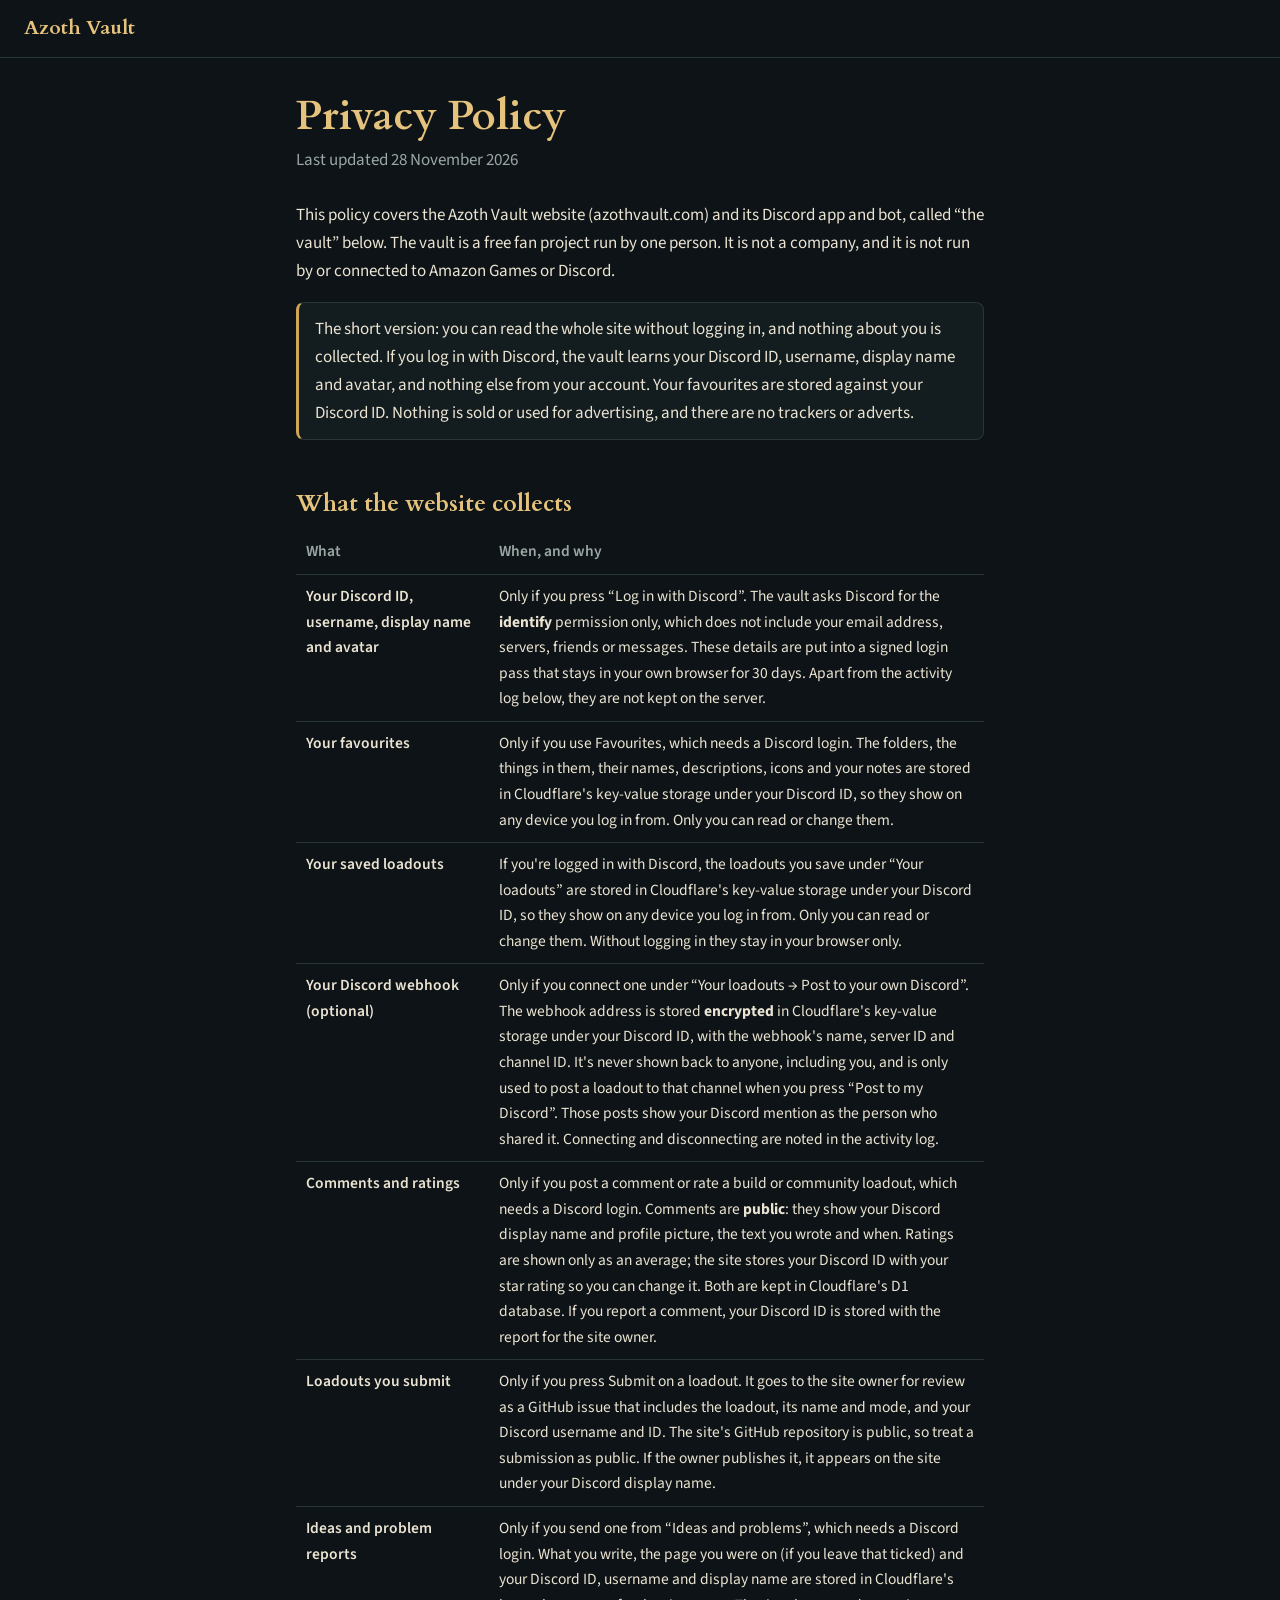
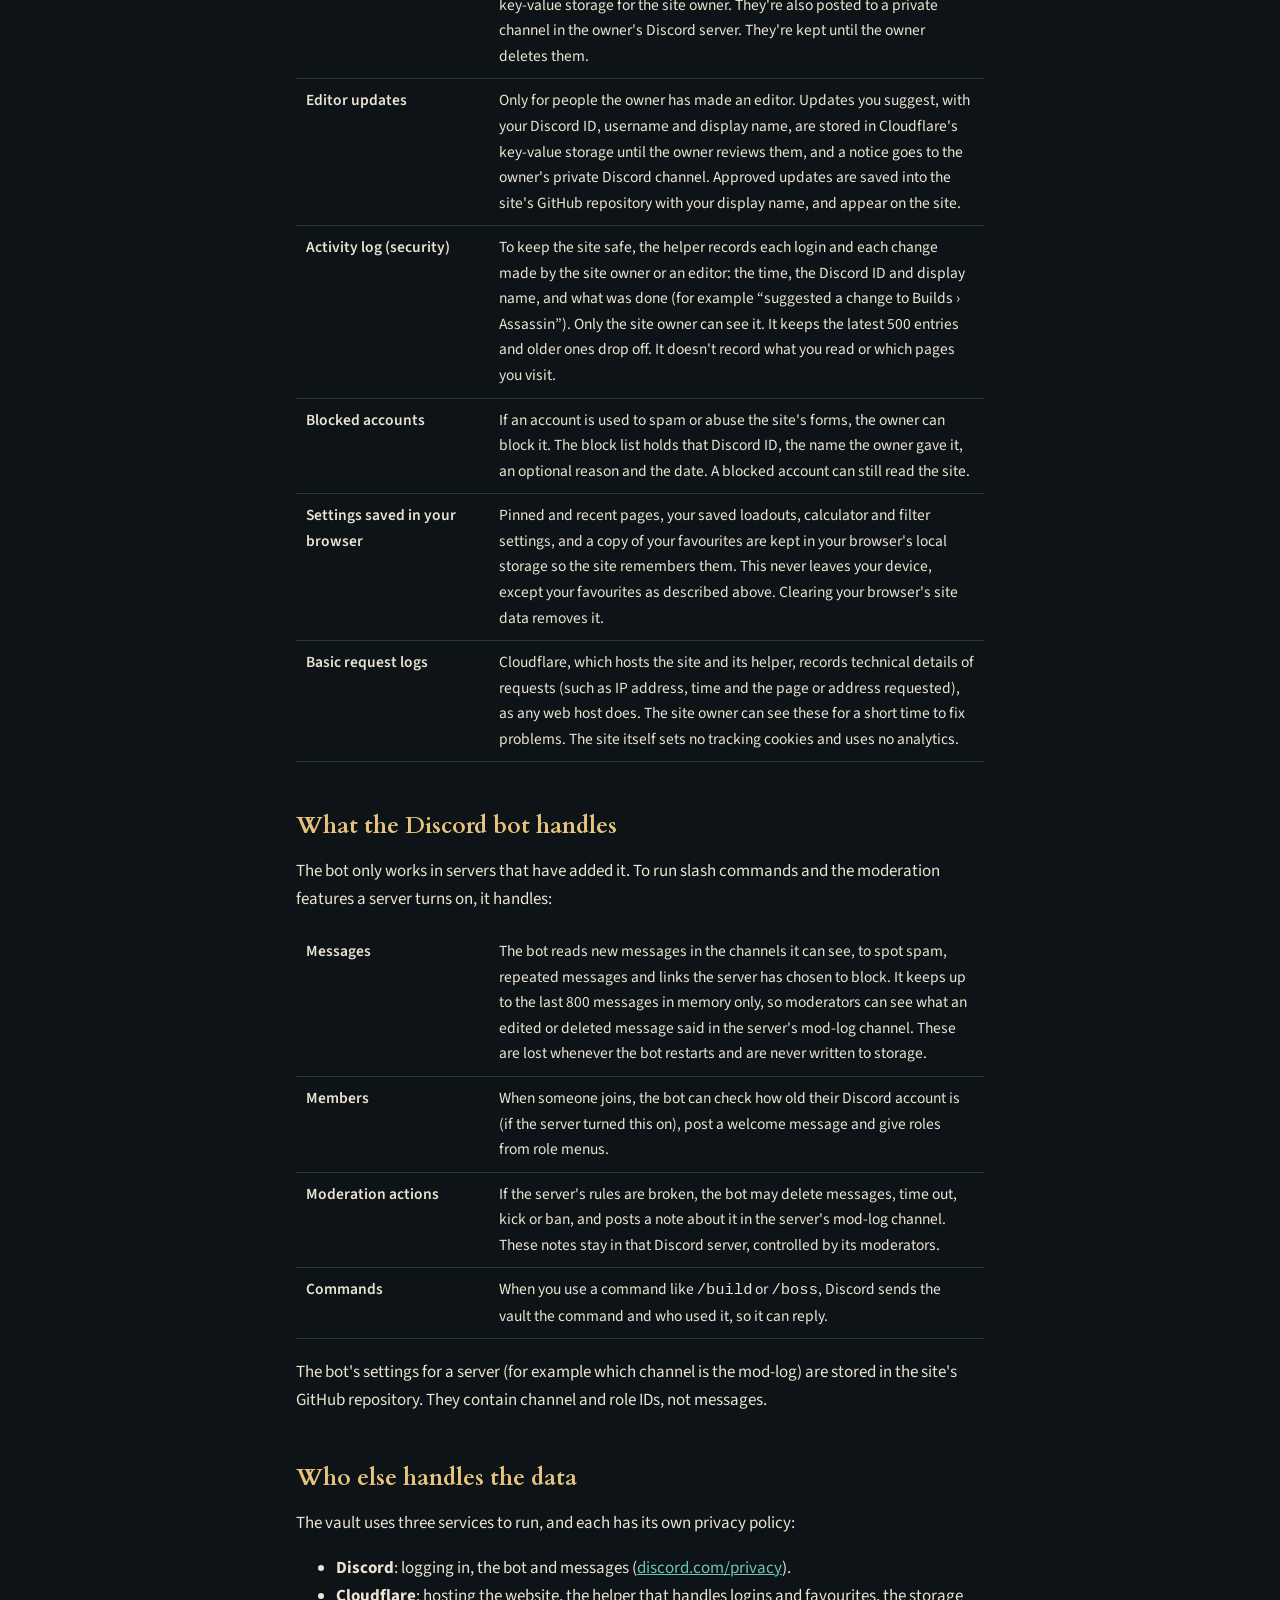
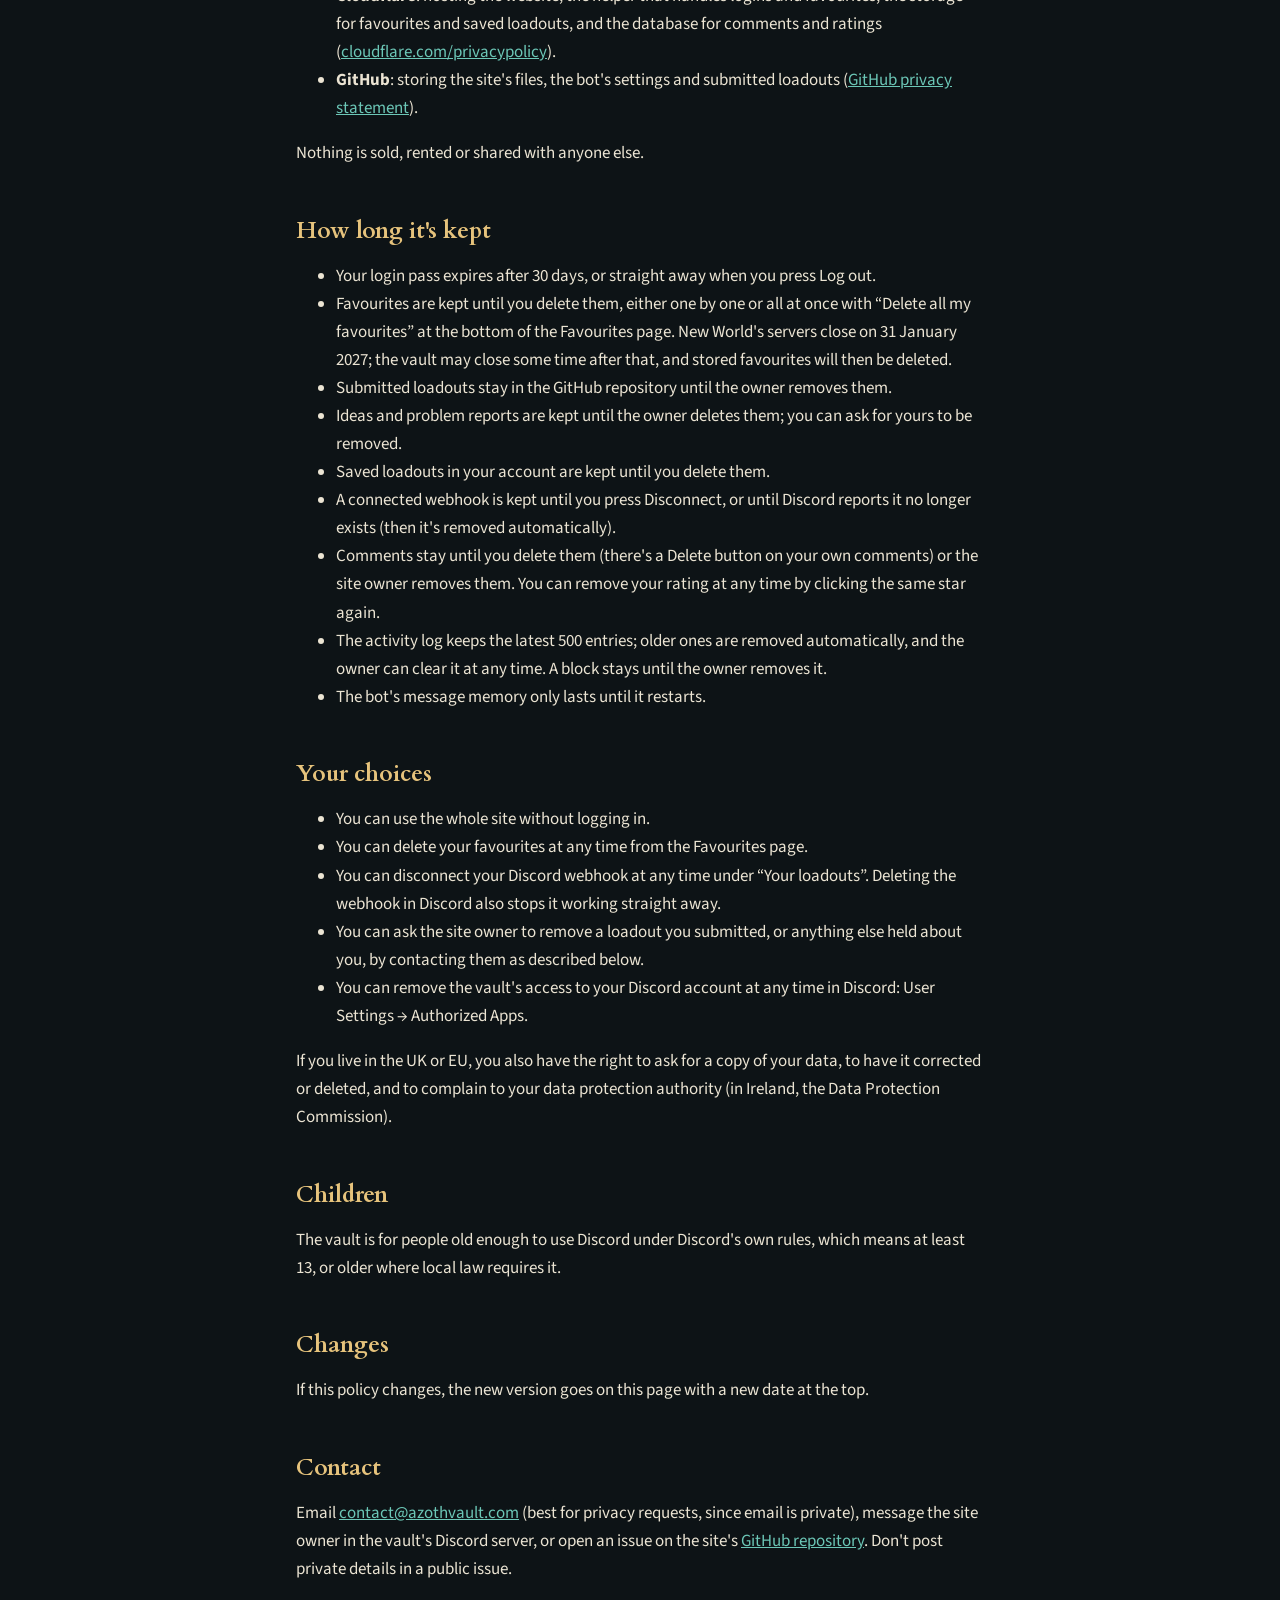
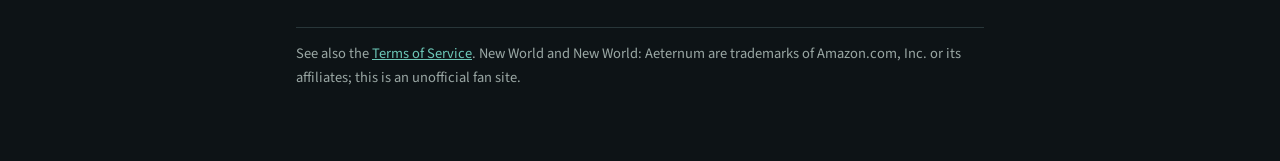
<file: privacy.html>
<!DOCTYPE html>
<html lang="en"><head>
<meta charset="utf-8"><meta name="viewport" content="width=device-width,initial-scale=1">
<title>Privacy Policy · Azoth Vault</title>
<link rel="stylesheet" href="legal.css">
</head><body>
<header><a href="./">Azoth Vault</a></header>
<main>
<h1>Privacy Policy</h1>
<p class="date">Last updated 28 November 2026</p>

<p>This policy covers the Azoth Vault website (azothvault.com) and its Discord app and bot, called “the vault” below. The vault is a free fan project run by one person. It is not a company, and it is not run by or connected to Amazon Games or Discord.</p>

<div class="note">The short version: you can read the whole site without logging in, and nothing about you is collected. If you log in with Discord, the vault learns your Discord ID, username, display name and avatar, and nothing else from your account. Your favourites are stored against your Discord ID. Nothing is sold or used for advertising, and there are no trackers or adverts.</div>

<h2>What the website collects</h2>
<table>
<thead><tr><th>What</th><th>When, and why</th></tr></thead>
<tbody>
<tr><td>Your Discord ID, username, display name and avatar</td><td>Only if you press “Log in with Discord”. The vault asks Discord for the <b>identify</b> permission only, which does not include your email address, servers, friends or messages. These details are put into a signed login pass that stays in your own browser for 30 days. Apart from the activity log below, they are not kept on the server.</td></tr>
<tr><td>Your favourites</td><td>Only if you use Favourites, which needs a Discord login. The folders, the things in them, their names, descriptions, icons and your notes are stored in Cloudflare's key-value storage under your Discord ID, so they show on any device you log in from. Only you can read or change them.</td></tr>
<tr><td>Your saved loadouts</td><td>If you're logged in with Discord, the loadouts you save under “Your loadouts” are stored in Cloudflare's key-value storage under your Discord ID, so they show on any device you log in from. Only you can read or change them. Without logging in they stay in your browser only.</td></tr>
<tr><td>Your Discord webhook (optional)</td><td>Only if you connect one under “Your loadouts → Post to your own Discord”. The webhook address is stored <b>encrypted</b> in Cloudflare's key-value storage under your Discord ID, with the webhook's name, server ID and channel ID. It's never shown back to anyone, including you, and is only used to post a loadout to that channel when you press “Post to my Discord”. Those posts show your Discord mention as the person who shared it. Connecting and disconnecting are noted in the activity log.</td></tr>
<tr><td>Comments and ratings</td><td>Only if you post a comment or rate a build or community loadout, which needs a Discord login. Comments are <b>public</b>: they show your Discord display name and profile picture, the text you wrote and when. Ratings are shown only as an average; the site stores your Discord ID with your star rating so you can change it. Both are kept in Cloudflare's D1 database. If you report a comment, your Discord ID is stored with the report for the site owner.</td></tr>
<tr><td>Loadouts you submit</td><td>Only if you press Submit on a loadout. It goes to the site owner for review as a GitHub issue that includes the loadout, its name and mode, and your Discord username and ID. The site's GitHub repository is public, so treat a submission as public. If the owner publishes it, it appears on the site under your Discord display name.</td></tr>
<tr><td>Ideas and problem reports</td><td>Only if you send one from “Ideas and problems”, which needs a Discord login. What you write, the page you were on (if you leave that ticked) and your Discord ID, username and display name are stored in Cloudflare's key-value storage for the site owner. They're also posted to a private channel in the owner's Discord server. They're kept until the owner deletes them.</td></tr>
<tr><td>Editor updates</td><td>Only for people the owner has made an editor. Updates you suggest, with your Discord ID, username and display name, are stored in Cloudflare's key-value storage until the owner reviews them, and a notice goes to the owner's private Discord channel. Approved updates are saved into the site's GitHub repository with your display name, and appear on the site.</td></tr>
<tr><td>Activity log (security)</td><td>To keep the site safe, the helper records each login and each change made by the site owner or an editor: the time, the Discord ID and display name, and what was done (for example “suggested a change to Builds › Assassin”). Only the site owner can see it. It keeps the latest 500 entries and older ones drop off. It doesn't record what you read or which pages you visit.</td></tr>
<tr><td>Blocked accounts</td><td>If an account is used to spam or abuse the site's forms, the owner can block it. The block list holds that Discord ID, the name the owner gave it, an optional reason and the date. A blocked account can still read the site.</td></tr>
<tr><td>Settings saved in your browser</td><td>Pinned and recent pages, your saved loadouts, calculator and filter settings, and a copy of your favourites are kept in your browser's local storage so the site remembers them. This never leaves your device, except your favourites as described above. Clearing your browser's site data removes it.</td></tr>
<tr><td>Basic request logs</td><td>Cloudflare, which hosts the site and its helper, records technical details of requests (such as IP address, time and the page or address requested), as any web host does. The site owner can see these for a short time to fix problems. The site itself sets no tracking cookies and uses no analytics.</td></tr>
</tbody></table>

<h2>What the Discord bot handles</h2>
<p>The bot only works in servers that have added it. To run slash commands and the moderation features a server turns on, it handles:</p>
<table>
<tbody>
<tr><td>Messages</td><td>The bot reads new messages in the channels it can see, to spot spam, repeated messages and links the server has chosen to block. It keeps up to the last 800 messages in memory only, so moderators can see what an edited or deleted message said in the server's mod-log channel. These are lost whenever the bot restarts and are never written to storage.</td></tr>
<tr><td>Members</td><td>When someone joins, the bot can check how old their Discord account is (if the server turned this on), post a welcome message and give roles from role menus.</td></tr>
<tr><td>Moderation actions</td><td>If the server's rules are broken, the bot may delete messages, time out, kick or ban, and posts a note about it in the server's mod-log channel. These notes stay in that Discord server, controlled by its moderators.</td></tr>
<tr><td>Commands</td><td>When you use a command like <code>/build</code> or <code>/boss</code>, Discord sends the vault the command and who used it, so it can reply.</td></tr>
</tbody></table>
<p>The bot's settings for a server (for example which channel is the mod-log) are stored in the site's GitHub repository. They contain channel and role IDs, not messages.</p>

<h2>Who else handles the data</h2>
<p>The vault uses three services to run, and each has its own privacy policy:</p>
<ul>
<li><b>Discord</b>: logging in, the bot and messages (<a href="https://discord.com/privacy">discord.com/privacy</a>).</li>
<li><b>Cloudflare</b>: hosting the website, the helper that handles logins and favourites, the storage for favourites and saved loadouts, and the database for comments and ratings (<a href="https://www.cloudflare.com/privacypolicy/">cloudflare.com/privacypolicy</a>).</li>
<li><b>GitHub</b>: storing the site's files, the bot's settings and submitted loadouts (<a href="https://docs.github.com/site-policy/privacy-policies/github-general-privacy-statement">GitHub privacy statement</a>).</li>
</ul>
<p>Nothing is sold, rented or shared with anyone else.</p>

<h2>How long it's kept</h2>
<ul>
<li>Your login pass expires after 30 days, or straight away when you press Log out.</li>
<li>Favourites are kept until you delete them, either one by one or all at once with “Delete all my favourites” at the bottom of the Favourites page. New World's servers close on 31 January 2027; the vault may close some time after that, and stored favourites will then be deleted.</li>
<li>Submitted loadouts stay in the GitHub repository until the owner removes them.</li>
<li>Ideas and problem reports are kept until the owner deletes them; you can ask for yours to be removed.</li>
<li>Saved loadouts in your account are kept until you delete them.</li>
<li>A connected webhook is kept until you press Disconnect, or until Discord reports it no longer exists (then it's removed automatically).</li>
<li>Comments stay until you delete them (there's a Delete button on your own comments) or the site owner removes them. You can remove your rating at any time by clicking the same star again.</li>
<li>The activity log keeps the latest 500 entries; older ones are removed automatically, and the owner can clear it at any time. A block stays until the owner removes it.</li>
<li>The bot's message memory only lasts until it restarts.</li>
</ul>

<h2>Your choices</h2>
<ul>
<li>You can use the whole site without logging in.</li>
<li>You can delete your favourites at any time from the Favourites page.</li>
<li>You can disconnect your Discord webhook at any time under “Your loadouts”. Deleting the webhook in Discord also stops it working straight away.</li>
<li>You can ask the site owner to remove a loadout you submitted, or anything else held about you, by contacting them as described below.</li>
<li>You can remove the vault's access to your Discord account at any time in Discord: User Settings → Authorized Apps.</li>
</ul>
<p>If you live in the UK or EU, you also have the right to ask for a copy of your data, to have it corrected or deleted, and to complain to your data protection authority (in Ireland, the Data Protection Commission).</p>

<h2>Children</h2>
<p>The vault is for people old enough to use Discord under Discord's own rules, which means at least 13, or older where local law requires it.</p>

<h2>Changes</h2>
<p>If this policy changes, the new version goes on this page with a new date at the top.</p>

<h2>Contact</h2>
<p>Email <a href="mailto:contact@azothvault.com">contact@azothvault.com</a> (best for privacy requests, since email is private), message the site owner in the vault's Discord server, or open an issue on the site's <a href="https://github.com/NoxieProxie/azothvault/issues">GitHub repository</a>. Don't post private details in a public issue.</p>

<footer>See also the <a href="terms.html">Terms of Service</a>. New World and New World: Aeternum are trademarks of Amazon.com, Inc. or its affiliates; this is an unofficial fan site.</footer>
</main>
</body></html>
</file>
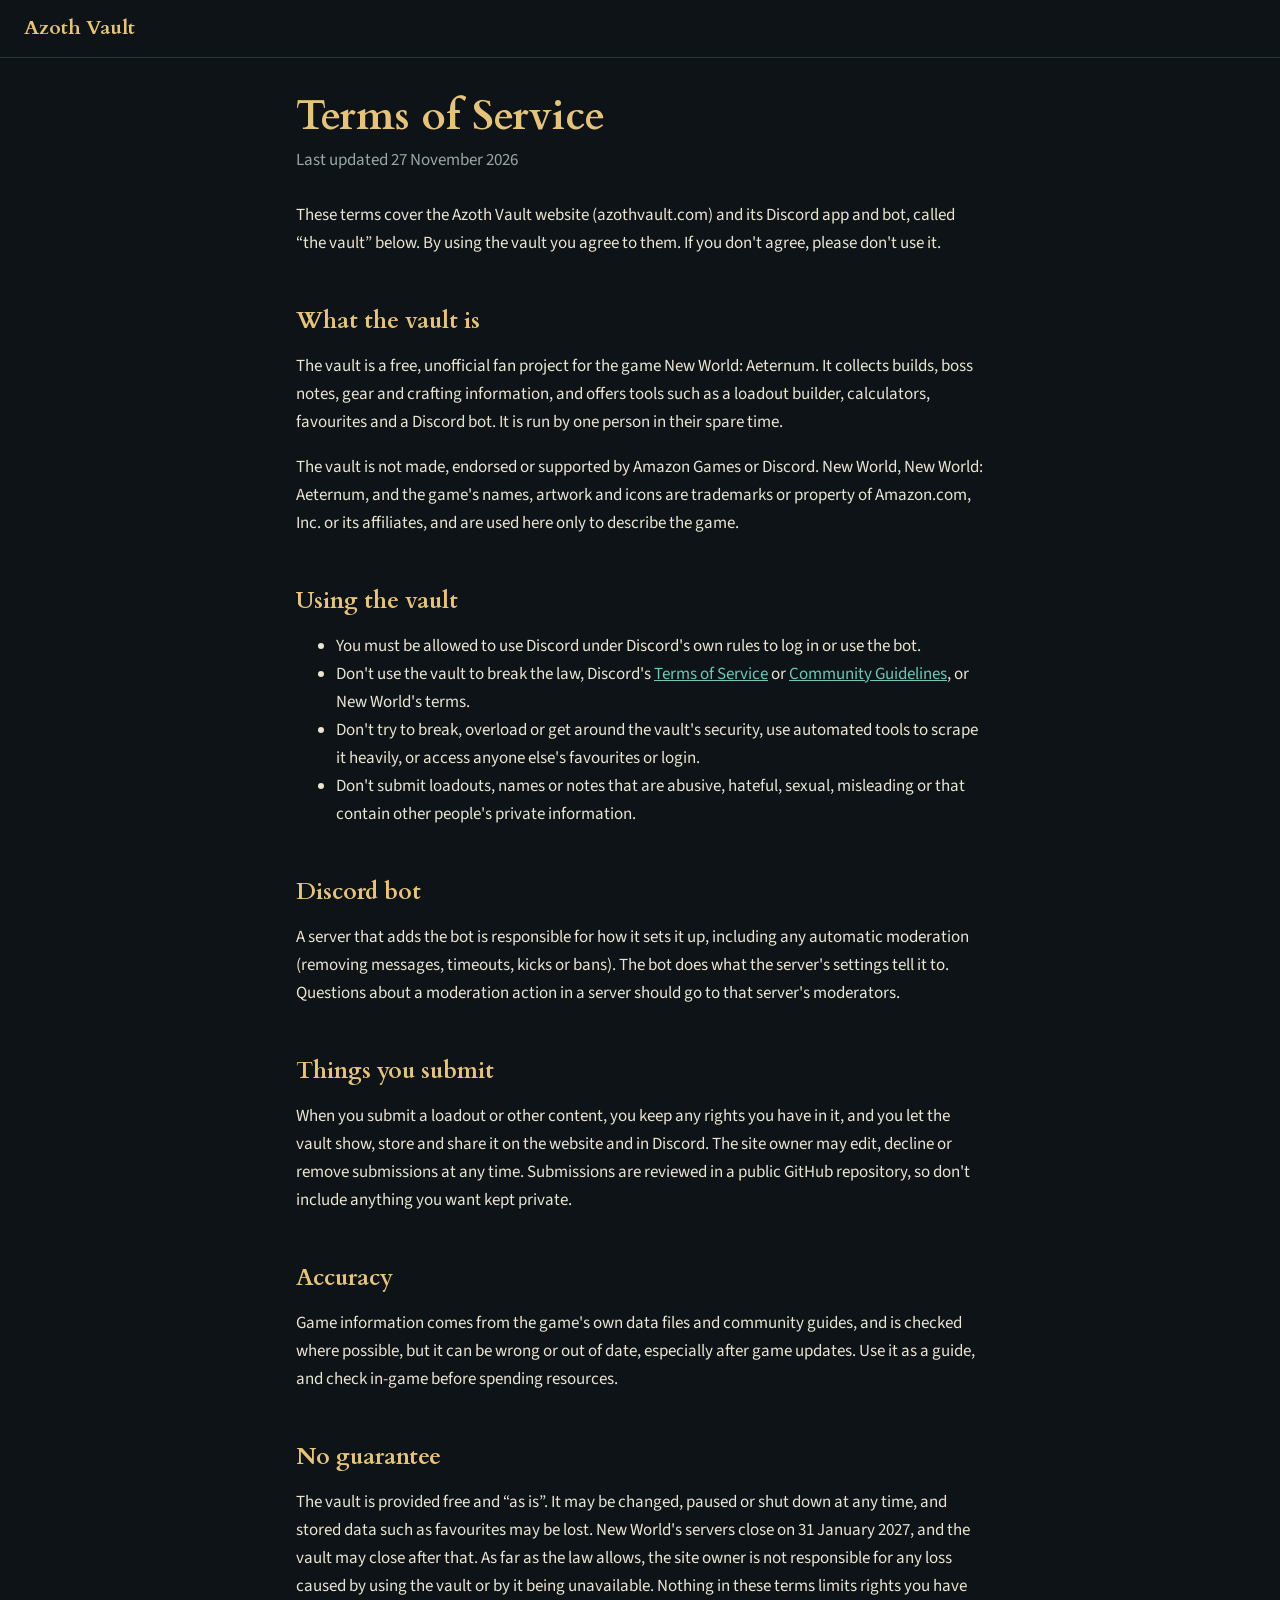
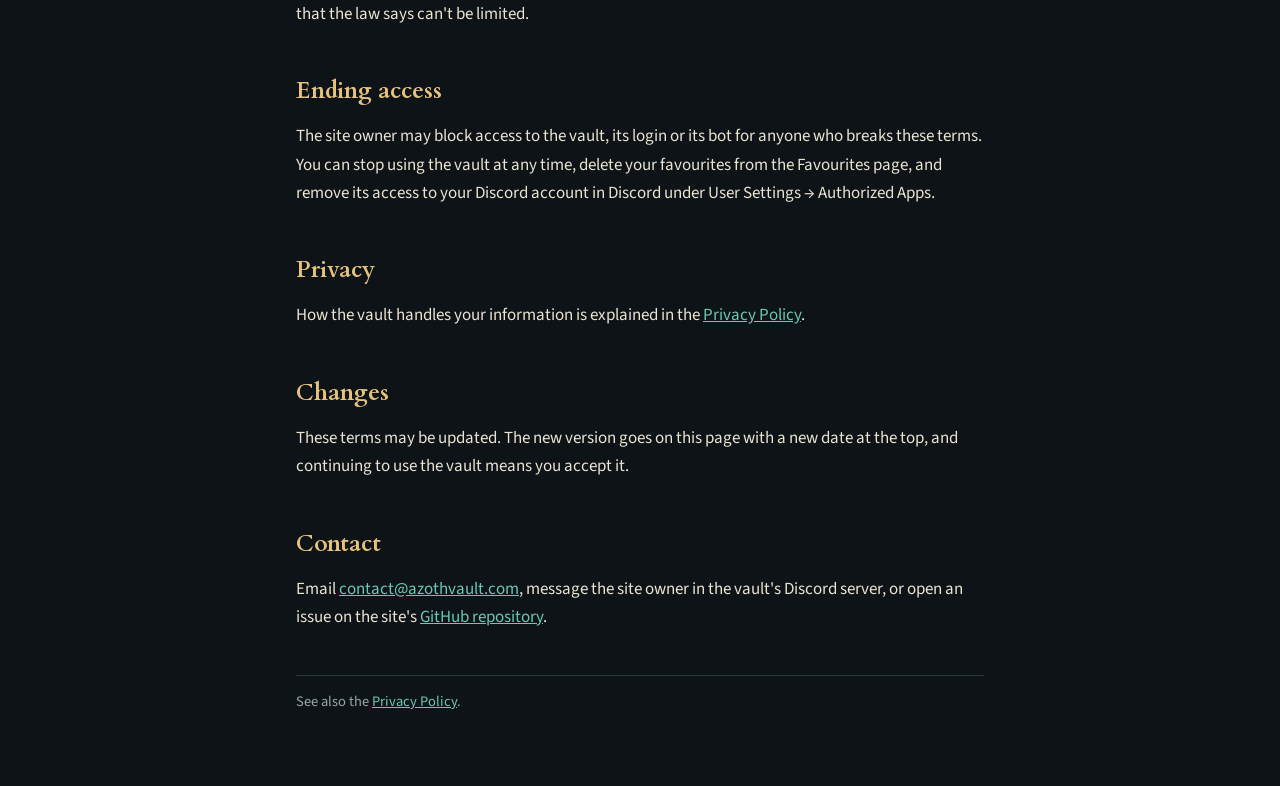
<file: terms.html>
<!DOCTYPE html>
<html lang="en"><head>
<meta charset="utf-8"><meta name="viewport" content="width=device-width,initial-scale=1">
<title>Terms of Service · Azoth Vault</title>
<link rel="stylesheet" href="legal.css">
</head><body>
<header><a href="./">Azoth Vault</a></header>
<main>
<h1>Terms of Service</h1>
<p class="date">Last updated 27 November 2026</p>

<p>These terms cover the Azoth Vault website (azothvault.com) and its Discord app and bot, called “the vault” below. By using the vault you agree to them. If you don't agree, please don't use it.</p>

<h2>What the vault is</h2>
<p>The vault is a free, unofficial fan project for the game New World: Aeternum. It collects builds, boss notes, gear and crafting information, and offers tools such as a loadout builder, calculators, favourites and a Discord bot. It is run by one person in their spare time.</p>
<p>The vault is not made, endorsed or supported by Amazon Games or Discord. New World, New World: Aeternum, and the game's names, artwork and icons are trademarks or property of Amazon.com, Inc. or its affiliates, and are used here only to describe the game.</p>

<h2>Using the vault</h2>
<ul>
<li>You must be allowed to use Discord under Discord's own rules to log in or use the bot.</li>
<li>Don't use the vault to break the law, Discord's <a href="https://discord.com/terms">Terms of Service</a> or <a href="https://discord.com/guidelines">Community Guidelines</a>, or New World's terms.</li>
<li>Don't try to break, overload or get around the vault's security, use automated tools to scrape it heavily, or access anyone else's favourites or login.</li>
<li>Don't submit loadouts, names or notes that are abusive, hateful, sexual, misleading or that contain other people's private information.</li>
</ul>

<h2>Discord bot</h2>
<p>A server that adds the bot is responsible for how it sets it up, including any automatic moderation (removing messages, timeouts, kicks or bans). The bot does what the server's settings tell it to. Questions about a moderation action in a server should go to that server's moderators.</p>

<h2>Things you submit</h2>
<p>When you submit a loadout or other content, you keep any rights you have in it, and you let the vault show, store and share it on the website and in Discord. The site owner may edit, decline or remove submissions at any time. Submissions are reviewed in a public GitHub repository, so don't include anything you want kept private.</p>

<h2>Accuracy</h2>
<p>Game information comes from the game's own data files and community guides, and is checked where possible, but it can be wrong or out of date, especially after game updates. Use it as a guide, and check in-game before spending resources.</p>

<h2>No guarantee</h2>
<p>The vault is provided free and “as is”. It may be changed, paused or shut down at any time, and stored data such as favourites may be lost. New World's servers close on 31 January 2027, and the vault may close after that. As far as the law allows, the site owner is not responsible for any loss caused by using the vault or by it being unavailable. Nothing in these terms limits rights you have that the law says can't be limited.</p>

<h2>Ending access</h2>
<p>The site owner may block access to the vault, its login or its bot for anyone who breaks these terms. You can stop using the vault at any time, delete your favourites from the Favourites page, and remove its access to your Discord account in Discord under User Settings → Authorized Apps.</p>

<h2>Privacy</h2>
<p>How the vault handles your information is explained in the <a href="privacy.html">Privacy Policy</a>.</p>

<h2>Changes</h2>
<p>These terms may be updated. The new version goes on this page with a new date at the top, and continuing to use the vault means you accept it.</p>

<h2>Contact</h2>
<p>Email <a href="mailto:contact@azothvault.com">contact@azothvault.com</a>, message the site owner in the vault's Discord server, or open an issue on the site's <a href="https://github.com/NoxieProxie/azothvault/issues">GitHub repository</a>.</p>

<footer>See also the <a href="privacy.html">Privacy Policy</a>.</footer>
</main>
</body></html>
</file>
<file: legal.css>
@font-face{font-family:"Cardo";src:url(fonts/Cardo-Regular.woff) format("woff");font-weight:400;font-display:swap}
@font-face{font-family:"Cardo";src:url(fonts/Cardo-Bold.woff) format("woff");font-weight:700;font-display:swap}
@font-face{font-family:"Source Sans 3";src:url(fonts/SourceSans3.woff) format("woff");font-weight:200 900;font-display:swap}
:root{--bg:#0d1316;--bg2:#131c1f;--line:#283639;--fg:#ebe4d3;--dim:#9aa7a4;--gold:#cfa557;--gold2:#e6c37c;--azoth:#6cc7b7}
*{box-sizing:border-box}
body{margin:0;background:var(--bg);color:var(--fg);font:17px/1.65 "Source Sans 3","Segoe UI",system-ui,sans-serif}
header{border-bottom:1px solid var(--line);padding:14px 24px}
header a{font:700 20px "Cardo",Georgia,serif;color:var(--gold2);text-decoration:none}
main{max-width:46rem;margin:0 auto;padding:36px 24px 72px}
h1{font:700 2.6rem/1.1 "Cardo",Georgia,serif;color:var(--gold2);margin:0 0 6px}
h2{font:700 1.45rem/1.25 "Cardo",Georgia,serif;color:var(--gold2);margin:2.1em 0 .5em}
.date{color:var(--dim);margin:0 0 1.6em}
a{color:var(--azoth)}
table{width:100%;border-collapse:collapse;margin:.8em 0 1.2em;font-size:15.5px}
th,td{text-align:left;vertical-align:top;padding:9px 10px;border-bottom:1px solid var(--line)}
th{color:var(--dim);font-weight:600}
td:first-child{font-weight:600;width:28%}
.note{background:var(--bg2);border:1px solid var(--line);border-left:3px solid var(--gold);border-radius:8px;padding:12px 16px}
footer{color:var(--dim);font-size:14.5px;border-top:1px solid var(--line);margin-top:3em;padding-top:1em}
@media(max-width:560px){ td:first-child{width:auto} table,thead,tbody,tr,th,td{font-size:15px} }
</file>
